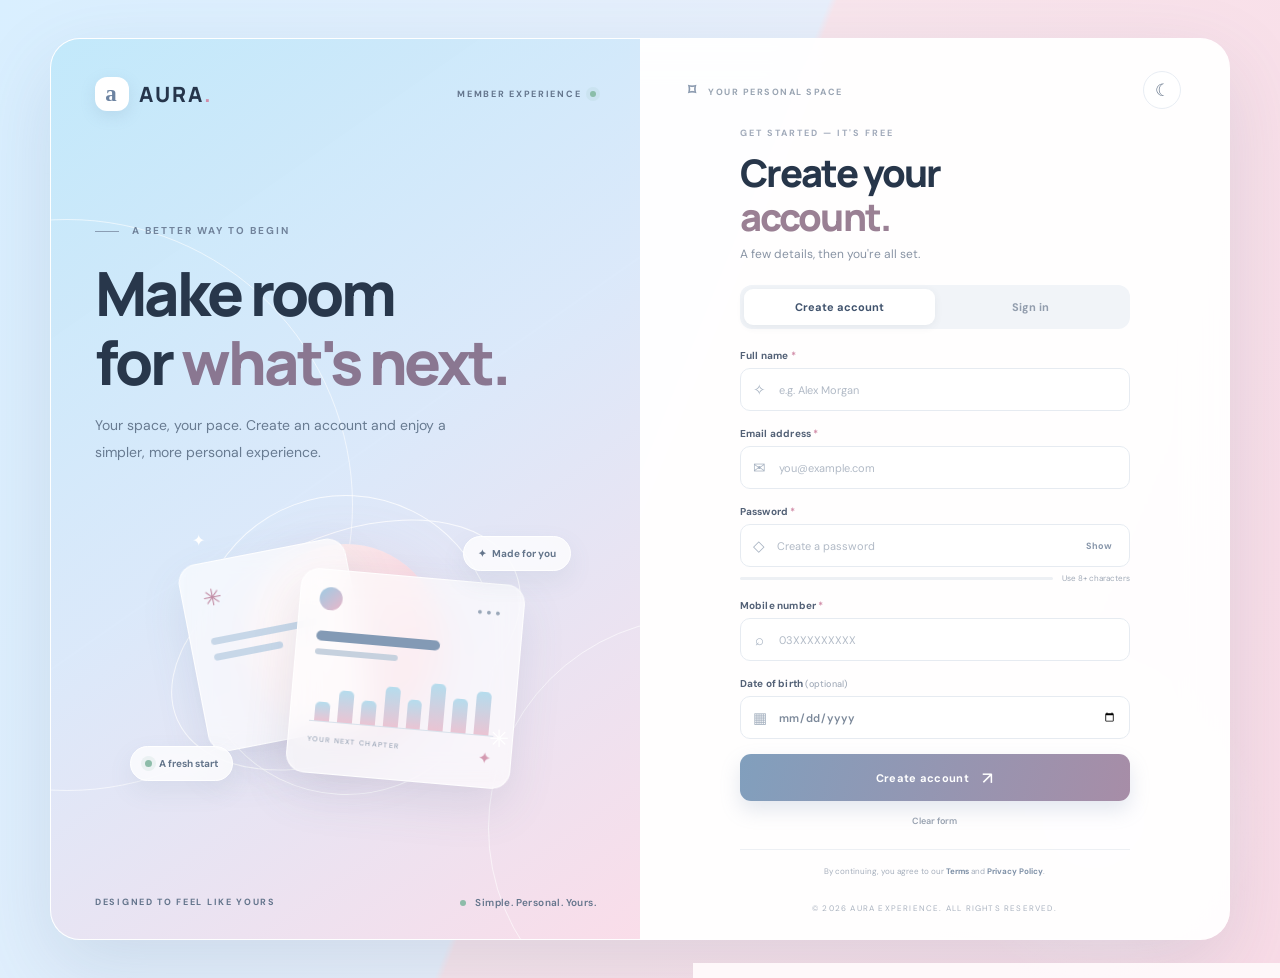
<file: index.html>
<!DOCTYPE html>
<html lang="en">
<head>
  <meta charset="UTF-8">
  <meta name="viewport" content="width=device-width, initial-scale=1.0">
  <meta name="theme-color" content="#d9efff">
  <title>Create Account | AURA</title>
  <link rel="preconnect" href="https://fonts.googleapis.com">
  <link rel="preconnect" href="https://fonts.gstatic.com" crossorigin>
  <link href="https://fonts.googleapis.com/css2?family=DM+Sans:wght@400;500;600;700&family=Manrope:wght@400;500;600;700;800&display=swap" rel="stylesheet">
  <link rel="stylesheet" href="style.css">
</head>
<body>
  <div class="ambient ambient-one"></div>
  <div class="ambient ambient-two"></div>

  <main class="auth-shell">
    <section class="visual-panel" aria-label="Welcome to AURA">
      <div class="visual-top">
        <a class="brand" href="#" aria-label="AURA home"><span class="brand-mark">a</span><span>AURA<span class="brand-dot">.</span></span></a>
        <span class="edition">MEMBER EXPERIENCE <i></i></span>
      </div>

      <div class="visual-content">
        <div class="eyebrow"><span class="eyebrow-line"></span> A BETTER WAY TO BEGIN</div>
        <h1 id="visualTitle">Make room<br>for <span>what's next.</span></h1>
        <p id="visualCopy">Your space, your pace. Create an account and enjoy a simpler, more personal experience.</p>

        <div class="artwork" aria-hidden="true">
          <div class="orbit orbit-a"></div>
          <div class="orbit orbit-b"></div>
          <div class="art-sun"></div>
          <div class="art-card card-back"><span class="tiny-star">✳</span><span class="mini-line"></span><span class="mini-line short"></span></div>
          <div class="art-card card-front">
            <div class="art-card-head"><span class="avatar-dot"></span><span class="art-dots">•••</span></div>
            <div class="art-title-line"></div><div class="art-copy-line"></div>
            <div class="art-chart"><i></i><i></i><i></i><i></i><i></i><i></i><i></i><i></i></div>
            <div class="art-card-foot"><span>YOUR NEXT CHAPTER</span><b>✦</b></div>
          </div>
          <div class="floating-chip chip-one">✦ &nbsp; Made for you</div>
          <div class="floating-chip chip-two"><span class="pulse-dot"></span> A fresh start</div>
          <div class="sparkle sparkle-one">✳</div><div class="sparkle sparkle-two">✦</div>
        </div>
      </div>

      <div class="visual-footer">
        <span>DESIGNED TO FEEL LIKE YOURS</span>
        <span class="footer-note"><span class="footer-dot"></span> Simple. Personal. Yours.</span>
      </div>
    </section>

    <section class="form-panel">
      <div class="form-topbar">
        <span class="secure-note"><span class="lock-icon">⌑</span> YOUR PERSONAL SPACE</span>
        <button class="theme-toggle" id="themeToggle" type="button" aria-label="Switch to dark mode" title="Toggle theme"><span class="theme-icon">☾</span></button>
      </div>

      <div class="form-wrap">
        <div class="mobile-brand"><span class="brand-mark">a</span><strong>AURA<span class="brand-dot">.</span></strong></div>
        <div class="form-heading">
          <div class="form-kicker" id="formKicker">GET STARTED — IT'S FREE</div>
          <h2 id="formTitle">Create your<br><span>account.</span></h2>
          <p id="formSubtitle">A few details, then you're all set.</p>
        </div>

        <div class="mode-switch" role="tablist" aria-label="Account access">
          <button class="mode-btn active" id="signupTab" type="button" role="tab" aria-selected="true">Create account</button>
          <button class="mode-btn" id="signinTab" type="button" role="tab" aria-selected="false">Sign in</button>
          <span class="switch-indicator"></span>
        </div>

        <div class="notice" id="notice" role="status" aria-live="polite"></div>

        <form id="signupForm" class="auth-form" novalidate>
          <div class="field">
            <label for="fullName">Full name <span>*</span></label>
            <div class="input-wrap"><span class="field-icon">✧</span><input id="fullName" name="fullName" type="text" maxlength="40" placeholder="e.g. Alex Morgan" autocomplete="name" required></div>
            <small class="field-error" id="nameError"></small>
          </div>
          <div class="field">
            <label for="signupEmail">Email address <span>*</span></label>
            <div class="input-wrap"><span class="field-icon">✉</span><input id="signupEmail" name="email" type="email" placeholder="you@example.com" autocomplete="email" required></div>
            <small class="field-error" id="emailError"></small>
          </div>
          <div class="field">
            <label for="signupPassword">Password <span>*</span></label>
            <div class="input-wrap"><span class="field-icon">◇</span><input id="signupPassword" name="password" type="password" maxlength="20" placeholder="Create a password" autocomplete="new-password" required><button class="password-toggle" type="button" data-toggle="signupPassword" aria-label="Show password">Show</button></div>
            <div class="strength-row"><div class="strength-track"><span id="strengthBar"></span></div><small id="strengthText">Use 8+ characters</small></div>
            <small class="field-error" id="passwordError"></small>
          </div>
          <div class="field">
            <label for="mobile">Mobile number <span>*</span></label>
            <div class="input-wrap"><span class="field-icon">⌕</span><input id="mobile" name="mobile" type="tel" maxlength="11" placeholder="03XXXXXXXXX" autocomplete="tel" inputmode="numeric" required></div>
            <small class="field-error" id="mobileError"></small>
          </div>
          <div class="field">
            <label for="dob">Date of birth <span class="optional">(optional)</span></label>
            <div class="input-wrap"><span class="field-icon">▦</span><input id="dob" name="dob" type="date" autocomplete="bday"></div>
          </div>
          <button class="submit-btn" type="submit"><span>Create account</span><b>↗</b></button>
          <button class="clear-btn" type="reset">Clear form</button>
        </form>

        <form id="signinForm" class="auth-form hidden" novalidate>
          <div class="field">
            <label for="signinEmail">Email address <span>*</span></label>
            <div class="input-wrap"><span class="field-icon">✉</span><input id="signinEmail" type="email" placeholder="you@example.com" autocomplete="username" required></div>
            <small class="field-error" id="signinEmailError"></small>
          </div>
          <div class="field">
            <label for="signinPassword">Password <span>*</span></label>
            <div class="input-wrap"><span class="field-icon">◇</span><input id="signinPassword" type="password" maxlength="20" placeholder="Enter your password" autocomplete="current-password" required><button class="password-toggle" type="button" data-toggle="signinPassword" aria-label="Show password">Show</button></div>
            <small class="field-error" id="signinPasswordError"></small>
          </div>
          <div class="signin-options"><label class="remember-label"><input id="rememberMe" type="checkbox" checked><span class="custom-check"></span> Remember me</label><span class="muted-hint">Welcome back</span></div>
          <button class="submit-btn" type="submit"><span>Sign in</span><b>↗</b></button>
          <p class="signin-foot">New to AURA? <button type="button" class="text-action" id="goSignup">Create an account</button></p>
        </form>

        <div class="form-bottom"><span>By continuing, you agree to our <a href="#" aria-label="Terms">Terms</a> and <a href="#" aria-label="Privacy policy">Privacy Policy</a>.</span></div>
      </div>
      <div class="copyright">© <span id="year"></span> AURA EXPERIENCE. ALL RIGHTS RESERVED.</div>
    </section>
  </main>
  <script src="script.js"></script>
</body>
</html>
</file>
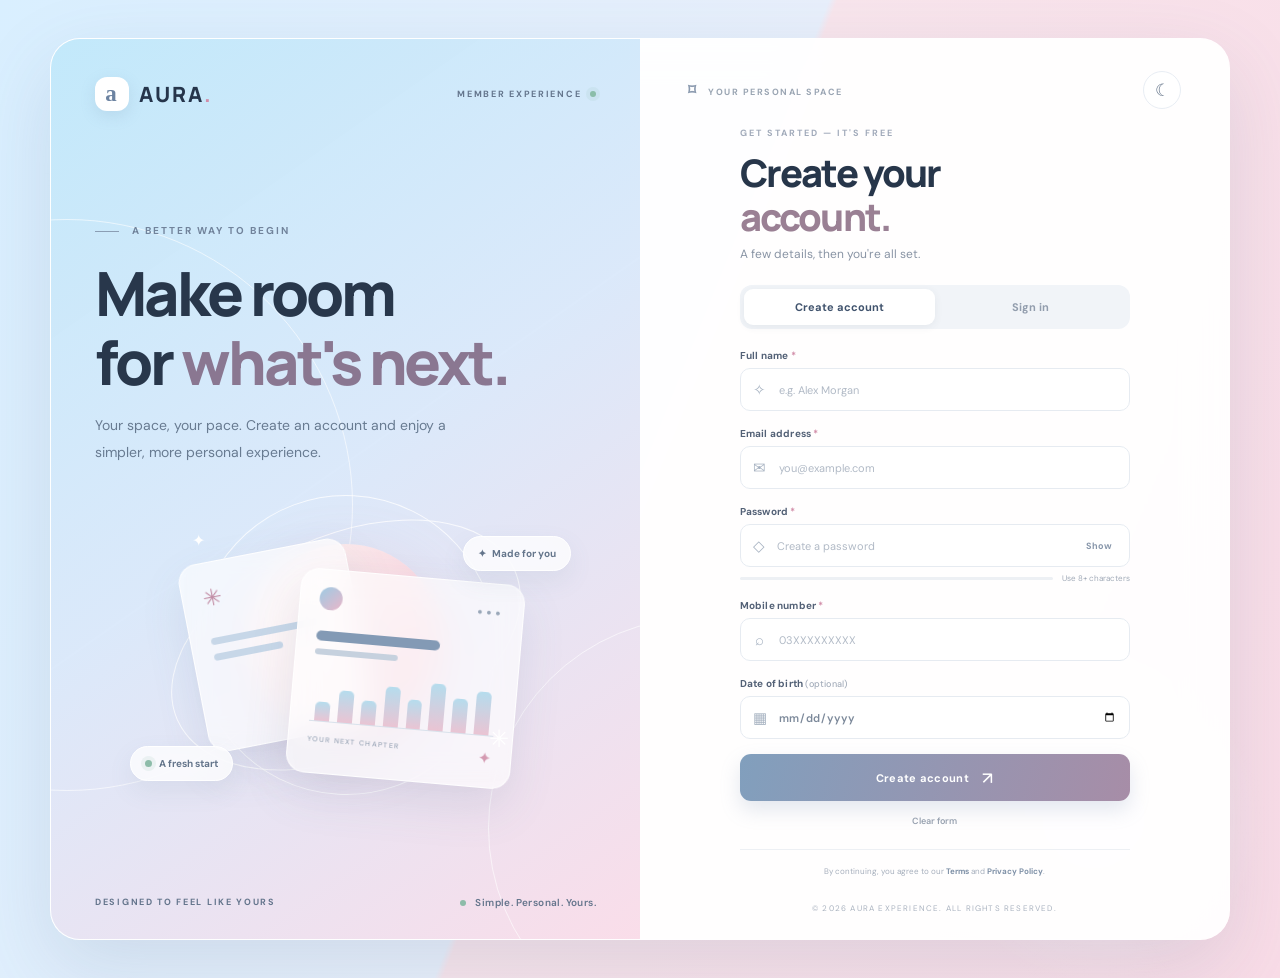
<file: dashboard.html>
<!DOCTYPE html>
<html lang="en">
<head>
  <meta charset="UTF-8"><meta name="viewport" content="width=device-width, initial-scale=1.0">
  <meta name="theme-color" content="#d9efff"><title>Your Dashboard | AURA</title>
  <link rel="preconnect" href="https://fonts.googleapis.com"><link rel="preconnect" href="https://fonts.gstatic.com" crossorigin>
  <link href="https://fonts.googleapis.com/css2?family=DM+Sans:wght@400;500;600;700&family=Manrope:wght@400;500;600;700;800&display=swap" rel="stylesheet">
  <link rel="stylesheet" href="style.css">
  <style>
    .dashboard-shell{width:min(1050px,100%);min-height:650px;padding:36px;background:var(--paper);border:1px solid #ffffffb8;border-radius:28px;box-shadow:var(--shadow);backdrop-filter:blur(20px);animation:appear .7s both}
    .dash-nav{display:flex;align-items:center;justify-content:space-between}.dash-brand{display:flex;align-items:center;gap:10px;color:#26364b;font:800 20px Manrope,sans-serif;letter-spacing:1.5px}.dash-actions{display:flex;gap:10px}
    .dash-button{border:1px solid #e1e8ef;background:#fff;color:#687b91;border-radius:10px;padding:10px 14px;font-size:10px;font-weight:700}.dash-button:hover{transform:translateY(-1px)}
    .welcome{margin:65px 0 35px}.welcome .eyebrow{font-size:10px;letter-spacing:2px;color:#8798ac}.welcome h1{font:800 clamp(34px,5vw,52px)/1.15 Manrope,sans-serif;letter-spacing:-2px;color:#27364a;margin:14px 0}.welcome h1 span{color:#9a8094}.welcome p{font-size:13px;color:#8793a4}
    .profile-card{display:grid;grid-template-columns:1fr 1fr;gap:0;border:1px solid #e7edf3;background:#ffffffa8;border-radius:18px;overflow:hidden}.profile-main{padding:28px}.profile-avatar{width:60px;height:60px;border-radius:20px;display:grid;place-items:center;background:linear-gradient(135deg,#c1e5f7,#f4d1df);font:800 24px Manrope;color:#526d91;margin-bottom:18px}.profile-main h2{font:800 21px Manrope;margin:0 0 5px;color:#334258}.profile-main p{font-size:11px;color:#8a98a9;margin:0}.profile-details{padding:28px;background:#f8fafc;display:grid;grid-template-columns:1fr 1fr;gap:20px}.detail-label{display:block;font-size:9px;font-weight:700;letter-spacing:1px;color:#a0aaba;margin-bottom:7px}.detail-value{font-size:12px;font-weight:700;color:#536176;overflow-wrap:anywhere}
    .dash-note{margin-top:22px;padding:15px 17px;background:linear-gradient(100deg,#e8f5fc,#fbedf2);border-radius:12px;color:#71839a;font-size:10px;line-height:1.7}
    body.dark .dash-brand,body.dark .welcome h1,body.dark .profile-main h2{color:#edf1f7}body.dark .dash-button{background:#293548;border-color:#435066;color:#c3cede}body.dark .profile-card{border-color:#3a4658;background:#202a39}body.dark .profile-details{background:#263244}body.dark .detail-value{color:#d1d9e4}body.dark .dash-note{background:linear-gradient(100deg,#263d4b,#403443);color:#c0ccda}
    @media(max-width:650px){body{padding:12px}.dashboard-shell{padding:22px;min-height:calc(100vh - 24px)}.welcome{margin:55px 0 28px}.profile-card{grid-template-columns:1fr}.profile-details{padding:22px}.dash-nav .dash-brand{font-size:16px}}
  </style>
</head>
<body>
  <main class="dashboard-shell">
    <nav class="dash-nav">
      <div class="dash-brand"><span class="brand-mark">a</span><span>AURA<span class="brand-dot">.</span></span></div>
      <div class="dash-actions"><button class="theme-toggle" id="themeToggle" type="button" aria-label="Toggle theme">☾</button><button class="dash-button" id="logoutBtn" type="button">Log out ↗</button></div>
    </nav>
    <section class="welcome">
      <div class="eyebrow">YOUR PERSONAL SPACE</div>
      <h1>Welcome, <span id="welcomeName">friend</span>.</h1>
      <p>You’re signed in. Here’s a quick look at your account details.</p>
    </section>
    <section class="profile-card">
      <div class="profile-main"><div class="profile-avatar" id="avatarInitials">A</div><h2 id="profileName">Your name</h2><p id="profileEmail">your@email.com</p></div>
      <div class="profile-details">
        <div><span class="detail-label">MOBILE NUMBER</span><span class="detail-value" id="profileMobile">—</span></div>
        <div><span class="detail-label">DATE OF BIRTH</span><span class="detail-value" id="profileDob">Not provided</span></div>
        <div><span class="detail-label">MEMBER SINCE</span><span class="detail-value" id="profileCreated">—</span></div>
        <div><span class="detail-label">ACCOUNT STATUS</span><span class="detail-value">Active</span></div>
      </div>
    </section>
    <div class="dash-note">This is a front-end demonstration dashboard. Account details are stored in this browser only. For real users, protect authentication and personal data with a trusted backend such as Firebase Authentication.</div>
  </main>
  <script>
    const USERS_KEY="aura_demo_users_v1", SESSION_KEY="aura_demo_session_v1";
    const session=localStorage.getItem(SESSION_KEY)||sessionStorage.getItem(SESSION_KEY);
    let sessionData=null;
    try{sessionData=JSON.parse(session||"null")}catch{}
    const users=(()=>{try{return JSON.parse(localStorage.getItem(USERS_KEY)||"[]")}catch{return []}})();
    const user=sessionData&&users.find(item=>item.id===sessionData.userId);
    if(!user){window.location.replace("index.html")}
    else{
      document.getElementById("welcomeName").textContent=user.fullName.split(" ")[0];
      document.getElementById("profileName").textContent=user.fullName;
      document.getElementById("profileEmail").textContent=user.email;
      document.getElementById("profileMobile").textContent=user.mobile||"—";
      document.getElementById("profileDob").textContent=user.dob||"Not provided";
      document.getElementById("profileCreated").textContent=user.createdAt?new Date(user.createdAt).toLocaleDateString():"—";
      document.getElementById("avatarInitials").textContent=user.fullName.split(/\s+/).slice(0,2).map(part=>part[0]).join("").toUpperCase();
    }
    document.getElementById("logoutBtn").addEventListener("click",()=>{
      localStorage.removeItem(SESSION_KEY);sessionStorage.removeItem(SESSION_KEY);window.location.replace("index.html");
    });
    document.getElementById("themeToggle").addEventListener("click",()=>{
      document.body.classList.toggle("dark");
      const dark=document.body.classList.contains("dark");
      document.getElementById("themeToggle").textContent=dark?"☀":"☾";
      try{localStorage.setItem("aura_demo_theme",dark?"dark":"light")}catch{}
    });
    try{if(localStorage.getItem("aura_demo_theme")==="dark"){document.body.classList.add("dark");document.getElementById("themeToggle").textContent="☀"}}catch{}
  </script>
</body>
</html>
</file>
<file: style.css>
:root {
  color-scheme: light;
  --ink: #202b3b; --muted: #788496; --paper: rgba(255,255,255,.76);
  --line: #e8edf3; --blue: #bfe7fb; --pink: #f8d9e4; --accent: #526d91;
  --shadow: 0 28px 80px rgba(77, 101, 132, .15);
}
*{box-sizing:border-box}
html{min-height:100%;scroll-behavior:smooth}
body{margin:0;min-height:100vh;padding:38px 24px;display:grid;place-items:center;background:linear-gradient(112deg,#d9efff 0%,#e8effb 49.5%,#f8e5ec 50%,#f9dce7 100%);font-family:"DM Sans",sans-serif;color:var(--ink);overflow-x:hidden;transition:background .45s,color .35s}
button,input{font:inherit}
button{cursor:pointer}
.ambient{position:fixed;border-radius:50%;filter:blur(2px);pointer-events:none;opacity:.48;animation:drift 13s ease-in-out infinite alternate}
.ambient-one{width:250px;height:250px;top:4%;left:3%;background:radial-gradient(circle,#fff 0%,transparent 68%)}
.ambient-two{width:340px;height:340px;right:1%;bottom:-10%;background:radial-gradient(circle,#fff 0%,transparent 70%);animation-delay:-5s}
.auth-shell{position:relative;z-index:1;width:min(1180px,100%);min-height:760px;display:grid;grid-template-columns:1fr 1fr;background:var(--paper);border:1px solid rgba(255,255,255,.82);border-radius:30px;overflow:hidden;box-shadow:var(--shadow);backdrop-filter:blur(22px);animation:appear .8s cubic-bezier(.2,.8,.2,1) both}
.visual-panel{position:relative;min-height:760px;padding:38px 44px 30px;background:linear-gradient(145deg,rgba(190,231,250,.94),rgba(216,231,250,.91) 48%,rgba(249,218,231,.92));overflow:hidden;display:flex;flex-direction:column;justify-content:space-between}
.visual-panel:before,.visual-panel:after{content:"";position:absolute;border:1px solid rgba(255,255,255,.6);border-radius:50%;pointer-events:none}
.visual-panel:before{width:570px;height:570px;left:-270px;top:180px}
.visual-panel:after{width:420px;height:420px;right:-270px;bottom:-100px}
.visual-top,.visual-footer{display:flex;align-items:center;justify-content:space-between;position:relative;z-index:2}
.brand{display:flex;align-items:center;gap:10px;text-decoration:none;color:#25354b;font:800 21px Manrope,sans-serif;letter-spacing:2px}
.brand-mark,.mobile-brand .brand-mark{width:34px;height:34px;border-radius:12px;background:#fff;display:grid;place-items:center;color:#6c83a1;font:800 23px Georgia,serif;box-shadow:0 5px 15px #7797b333}
.brand-dot{color:#d18da8}
.edition,.visual-footer{font-size:9px;font-weight:700;letter-spacing:1.7px;color:#64758c}
.edition i{display:inline-block;width:6px;height:6px;margin-left:5px;border-radius:50%;background:#8bbda9;box-shadow:0 0 0 4px #8bbda922}
.visual-content{position:relative;z-index:1;margin-top:28px}
.eyebrow,.form-kicker{font-size:10px;font-weight:700;letter-spacing:2px;color:#71839b}
.eyebrow-line{display:inline-block;width:24px;height:1px;background:#8b9eb4;vertical-align:middle;margin-right:9px}
.visual-content h1{font:800 clamp(42px,5vw,61px)/1.12 Manrope,sans-serif;letter-spacing:-3px;color:#28374b;margin:22px 0 16px}
.visual-content h1 span{color:#8a7791}
.visual-content>p{max-width:380px;color:#687b91;font-size:14px;line-height:1.9;margin:0}
.artwork{height:330px;max-width:480px;position:relative;margin:15px auto 0;width:100%}
.orbit{position:absolute;border:1px solid rgba(255,255,255,.78);border-radius:50%;left:50%;top:50%;transform:translate(-50%,-50%) rotate(-24deg)}
.orbit-a{width:370px;height:220px}.orbit-b{width:300px;height:300px;transform:translate(-50%,-50%) rotate(48deg)}
.art-sun{position:absolute;width:190px;height:190px;border-radius:50%;left:50%;top:48%;transform:translate(-50%,-50%);background:linear-gradient(135deg,#fff8f5,#f5cbd9 75%);box-shadow:0 20px 60px #d89bb744;animation:breathe 6s ease-in-out infinite}
.art-card{position:absolute;border:1px solid rgba(255,255,255,.9);background:rgba(255,255,255,.66);backdrop-filter:blur(16px);border-radius:19px;box-shadow:0 20px 45px rgba(94,111,145,.14)}
.card-back{width:170px;height:190px;left:18%;top:21%;transform:rotate(-11deg);padding:20px;animation:float 7s ease-in-out infinite}
.tiny-star{font-size:23px;color:#c28ea6}.mini-line{display:block;width:85%;height:7px;background:#c7d7e8;border-radius:8px;margin-top:25px}.mini-line.short{width:55%;margin-top:9px}
.card-front{width:225px;height:205px;left:39%;top:29%;padding:17px 19px;transform:rotate(5deg);animation:float 8s ease-in-out -2s infinite}
.art-card-head{display:flex;align-items:center;justify-content:space-between}.avatar-dot{width:23px;height:23px;border-radius:50%;background:linear-gradient(135deg,#9dcbe4,#e9b6c9)}.art-dots{letter-spacing:3px;color:#99a7b8}
.art-title-line{height:10px;width:67%;border-radius:8px;background:#839ab5;margin-top:21px}.art-copy-line{height:6px;width:45%;border-radius:8px;background:#c6d1de;margin-top:8px}
.art-chart{height:48px;display:flex;align-items:end;gap:8px;margin-top:19px;border-bottom:1px solid #d8e1eb;padding:0 5px}
.art-chart i{display:block;flex:1;border-radius:5px 5px 0 0;background:linear-gradient(#b5dced,#eac4d3);height:40%}.art-chart i:nth-child(2){height:68%}.art-chart i:nth-child(3){height:52%}.art-chart i:nth-child(4){height:85%}.art-chart i:nth-child(5){height:62%}.art-chart i:nth-child(6){height:100%}.art-chart i:nth-child(7){height:72%}.art-chart i:nth-child(8){height:91%}
.art-card-foot{display:flex;justify-content:space-between;margin-top:13px;font-size:7px;letter-spacing:1.3px;color:#8494a8}.art-card-foot b{font-size:14px;color:#d49ab1}
.floating-chip{position:absolute;background:rgba(255,255,255,.78);border:1px solid white;border-radius:30px;padding:10px 14px;font-size:10px;font-weight:700;color:#64758b;box-shadow:0 10px 25px #6c81951b;backdrop-filter:blur(12px);animation:float 6s ease-in-out infinite}
.chip-one{right:3%;top:17%}.chip-two{left:5%;bottom:9%;animation-delay:-3s}.pulse-dot{display:inline-block;width:7px;height:7px;border-radius:50%;background:#8dbca9;margin-right:5px;box-shadow:0 0 0 4px #8dbca922}
.sparkle{position:absolute;color:#fff;font-size:24px;animation:twinkle 3s ease-in-out infinite}.sparkle-one{right:16%;bottom:17%}.sparkle-two{left:18%;top:15%;font-size:16px;animation-delay:1.5s}
.footer-note{letter-spacing:.4px;text-transform:none;font-size:10px;font-weight:600}.footer-dot{display:inline-block;width:6px;height:6px;border-radius:50%;background:#8dbca9;margin-right:7px}
.form-panel{position:relative;padding:32px 48px 26px;display:flex;flex-direction:column;background:rgba(255,255,255,.76)}
.form-topbar{display:flex;justify-content:space-between;align-items:center}.secure-note{font-size:9px;letter-spacing:1.5px;font-weight:700;color:#9aa5b3}.lock-icon{font-size:15px;margin-right:7px;color:#8c9bb0}
.theme-toggle{width:38px;height:38px;border:1px solid var(--line);border-radius:50%;background:#fff;color:#65758a;transition:.25s;font-size:17px}.theme-toggle:hover{transform:rotate(-15deg);box-shadow:0 6px 18px #8195ad2b}
.form-wrap{width:100%;max-width:390px;margin:auto; padding:18px 0 12px}
.mobile-brand{display:none;align-items:center;gap:9px;margin-bottom:26px;color:#26364b;font:800 18px Manrope,sans-serif;letter-spacing:1.5px}.mobile-brand .brand-mark{width:30px;height:30px;font-size:20px}
.form-heading{margin-bottom:23px}.form-kicker{font-size:9px;color:#a1aaba}.form-heading h2{font:800 38px/1.16 Manrope,sans-serif;letter-spacing:-1.8px;margin:11px 0 8px;color:#27364a}.form-heading h2 span{color:#9a8094}.form-heading p{font-size:12px;color:#8994a4;margin:0}
.mode-switch{position:relative;display:grid;grid-template-columns:1fr 1fr;padding:4px;background:#f1f4f8;border-radius:12px;margin-bottom:20px}
.mode-btn{position:relative;z-index:1;border:0;background:transparent;padding:11px 5px;color:#929dad;font-size:11px;font-weight:700;transition:color .25s}.mode-btn.active{color:#40536d}.switch-indicator{position:absolute;top:4px;bottom:4px;left:4px;width:calc(50% - 4px);border-radius:9px;background:white;box-shadow:0 2px 8px #33445c12;transition:transform .35s cubic-bezier(.2,.8,.2,1)}.mode-switch.signin .switch-indicator{transform:translateX(100%)}
.notice{display:none;padding:10px 12px;border-radius:10px;margin:-5px 0 14px;font-size:11px;line-height:1.5}.notice.show{display:block;animation:fadeIn .25s}.notice.success{background:#e9f7f0;color:#39785d}.notice.error{background:#fff0f1;color:#a64c59}
.auth-form{display:grid;gap:12px;animation:fadeIn .35s}.auth-form.hidden{display:none}.field label{display:block;font-size:10px;font-weight:700;color:#536176;margin-bottom:6px;letter-spacing:.2px}.field label span{color:#d18ca7}.field label .optional{font-weight:500;color:#a4adba;font-size:9px}
.input-wrap{height:43px;display:flex;align-items:center;gap:10px;padding:0 12px;border:1px solid #e6ebf1;background:rgba(255,255,255,.82);border-radius:10px;transition:border .25s,box-shadow .25s,transform .25s}
.input-wrap:focus-within{border-color:#a9cfe4;box-shadow:0 0 0 3px rgba(169,207,228,.2);transform:translateY(-1px)}
.field-icon{font-size:15px;color:#a5b1c0;width:15px;text-align:center}
.input-wrap input{min-width:0;width:100%;height:100%;border:0;outline:0;background:transparent;color:#334258;font-size:11px;font-weight:600}
.input-wrap input::placeholder{color:#b1bac6;font-weight:400}
.input-wrap input[type="date"]{color:#7c899a}
.password-toggle{border:0;background:none;color:#8796aa;font-size:9px;font-weight:700;padding:5px}.password-toggle:hover{color:#4d6c8b}
.field-error{display:block;min-height:0;color:#c65d6b;font-size:9px;margin-top:4px}.field-error:not(:empty){min-height:12px}
.strength-row{display:flex;align-items:center;gap:9px;margin-top:6px}.strength-track{height:3px;background:#edf0f4;border-radius:8px;flex:1;overflow:hidden}.strength-track span{display:block;height:100%;width:0;background:#d98fa7;border-radius:8px;transition:width .3s,background .3s}.strength-row small{font-size:8px;color:#a1aab7;white-space:nowrap}
.submit-btn{width:100%;height:47px;border:0;border-radius:11px;background:linear-gradient(105deg,#819fbd,#a78da7);color:white;display:flex;align-items:center;justify-content:center;gap:13px;font-size:11px;font-weight:700;letter-spacing:.3px;box-shadow:0 9px 20px rgba(126,151,181,.22);transition:transform .25s,box-shadow .25s,filter .25s;margin-top:3px}.submit-btn b{font-size:17px;font-weight:500;transition:transform .25s}.submit-btn:hover{transform:translateY(-2px);box-shadow:0 13px 25px rgba(126,151,181,.3);filter:saturate(1.1)}.submit-btn:hover b{transform:translate(3px,-2px)}.submit-btn:active{transform:translateY(0)}
.clear-btn{border:0;background:transparent;color:#98a2b0;font-size:9px;font-weight:600;padding:2px}.clear-btn:hover{color:#65758a}
.signin-options{display:flex;align-items:center;justify-content:space-between;margin:0 1px 5px}.remember-label{display:flex;align-items:center;gap:8px;color:#7d899a;font-size:10px;cursor:pointer}.remember-label input{position:absolute;opacity:0}.custom-check{width:14px;height:14px;border:1px solid #cbd5e0;border-radius:4px;background:white;display:inline-grid;place-items:center}.remember-label input:checked+.custom-check{background:#8ba7c3;border-color:#8ba7c3}.remember-label input:checked+.custom-check:after{content:"✓";font-size:10px;color:white}.muted-hint{font-size:9px;color:#aab3bf}.signin-foot{text-align:center;color:#98a2b0;font-size:10px;margin:3px 0 0}.text-action{border:0;background:none;color:#718da9;font-size:10px;font-weight:700;padding:0 2px}.text-action:hover{text-decoration:underline}
.form-bottom{border-top:1px solid #edf0f4;margin-top:20px;padding-top:15px;text-align:center;color:#a5aebb;font-size:8px;line-height:1.7}.form-bottom a{color:#7f91a7;text-decoration:none;font-weight:700}.form-bottom a:hover{text-decoration:underline}
.copyright{text-align:center;color:#aab3bf;font-size:8px;letter-spacing:1.2px;margin-top:12px}
body.dark{color-scheme:dark;--ink:#e8edf5;--muted:#9aa8ba;--paper:rgba(27,35,49,.88);--line:#3a4658;--shadow:0 28px 80px rgba(0,0,0,.35);background:linear-gradient(112deg,#1d3347 0%,#293346 49.5%,#3a2d3b 50%,#3b2b37 100%)}
body.dark .auth-shell{border-color:#ffffff18;background:rgba(27,35,49,.86)}
body.dark .visual-panel{background:linear-gradient(145deg,#263f53,#354052 48%,#493744)}
body.dark .visual-content h1,body.dark .brand,body.dark .form-heading h2,body.dark .mobile-brand{color:#edf1f7}
body.dark .visual-content h1 span,body.dark .form-heading h2 span{color:#e2b9ca}
body.dark .visual-content>p,body.dark .edition,body.dark .visual-footer,body.dark .eyebrow{color:#b1bfd0}
body.dark .form-panel{background:rgba(27,35,49,.78)}
body.dark .form-heading p,body.dark .secure-note{color:#a4b0c0}
body.dark .mode-switch{background:#202a39}
body.dark .mode-btn{color:#96a3b5}
body.dark .mode-btn.active{color:#e7edf5}
body.dark .switch-indicator{background:#3b485b}
body.dark .field label{color:#c5cfdd}
body.dark .input-wrap{background:#202a39;border-color:#3a4658}
body.dark .input-wrap input{color:#e6edf6}
body.dark .input-wrap input::placeholder{color:#758397}
body.dark .theme-toggle{background:#293548;border-color:#435066;color:#f2d9a5}
body.dark .form-bottom{border-color:#3a4658;color:#8492a6}
body.dark .form-bottom a,body.dark .text-action{color:#b7cbe0}
body.dark .clear-btn,body.dark .signin-foot,body.dark .remember-label{color:#a4b0c0}
body.dark .custom-check{background:#202a39;border-color:#526077}
body.dark .art-card{background:#ffffff1c;border-color:#ffffff44}
body.dark .floating-chip{background:#263548dd;border-color:#ffffff24;color:#d2dce8}
body.dark .art-title-line{background:#a4b6ca}body.dark .art-copy-line,body.dark .mini-line{background:#687c94}
body.dark .art-card-foot{color:#c0cbd8}
body.dark .form-kicker{color:#aab8c8}
@keyframes appear{from{opacity:0;transform:translateY(18px) scale(.985)}to{opacity:1;transform:translateY(0) scale(1)}}
@keyframes fadeIn{from{opacity:0;transform:translateY(6px)}to{opacity:1;transform:translateY(0)}}
@keyframes float{0%,100%{translate:0 0}50%{translate:0 -11px}}
@keyframes breathe{0%,100%{scale:1}50%{scale:1.06}}
@keyframes drift{to{transform:translate(35px,-25px) scale(1.12)}}
@keyframes twinkle{0%,100%{opacity:.45;transform:scale(.8) rotate(0)}50%{opacity:1;transform:scale(1.15) rotate(20deg)}}
@media(max-width:900px){body{padding:20px}.auth-shell{max-width:600px;min-height:0;grid-template-columns:1fr}.visual-panel{min-height:310px;padding:25px 30px 20px}.visual-content{margin:24px 0 0}.visual-content h1{font-size:38px;margin:12px 0 8px}.visual-content>p{font-size:12px;max-width:430px}.artwork{position:absolute;width:250px;height:220px;right:10px;bottom:5px;opacity:.8;transform:scale(.75);transform-origin:right bottom}.card-back{left:12%}.card-front{left:35%}.visual-footer{margin-top:25px}.form-panel{padding:25px 38px 22px}.form-wrap{max-width:420px;margin:15px auto}.mobile-brand{display:flex}.visual-top .brand{display:none}}
@media(max-width:540px){body{padding:0;background:linear-gradient(150deg,#d9efff,#f8dce7);display:block}.auth-shell{width:100%;min-height:100vh;border:0;border-radius:0;display:flex;flex-direction:column}.visual-panel{min-height:235px;padding:22px 23px 16px}.visual-content{margin-top:22px}.visual-content h1{font-size:32px;letter-spacing:-1.5px}.visual-content>p{max-width:65%;font-size:10px;line-height:1.6}.edition{font-size:7px}.artwork{width:190px;height:175px;right:0;bottom:-5px;transform:scale(.58);opacity:.75}.visual-footer{font-size:7px;margin-top:18px}.footer-note{font-size:8px}.form-panel{flex:1;padding:22px 23px 18px}.form-wrap{margin:12px auto;max-width:420px;padding:5px 0}.mobile-brand{margin-bottom:20px}.form-heading h2{font-size:34px}.form-heading{margin-bottom:18px}.auth-form{gap:11px}.input-wrap{height:45px}.copyright{margin-top:8px}.form-topbar{position:absolute;top:17px;right:20px}.secure-note{display:none}}
@media(prefers-reduced-motion:reduce){*,*::before,*::after{animation-duration:.01ms!important;animation-iteration-count:1!important;scroll-behavior:auto!important;transition-duration:.01ms!important}}
</file>
